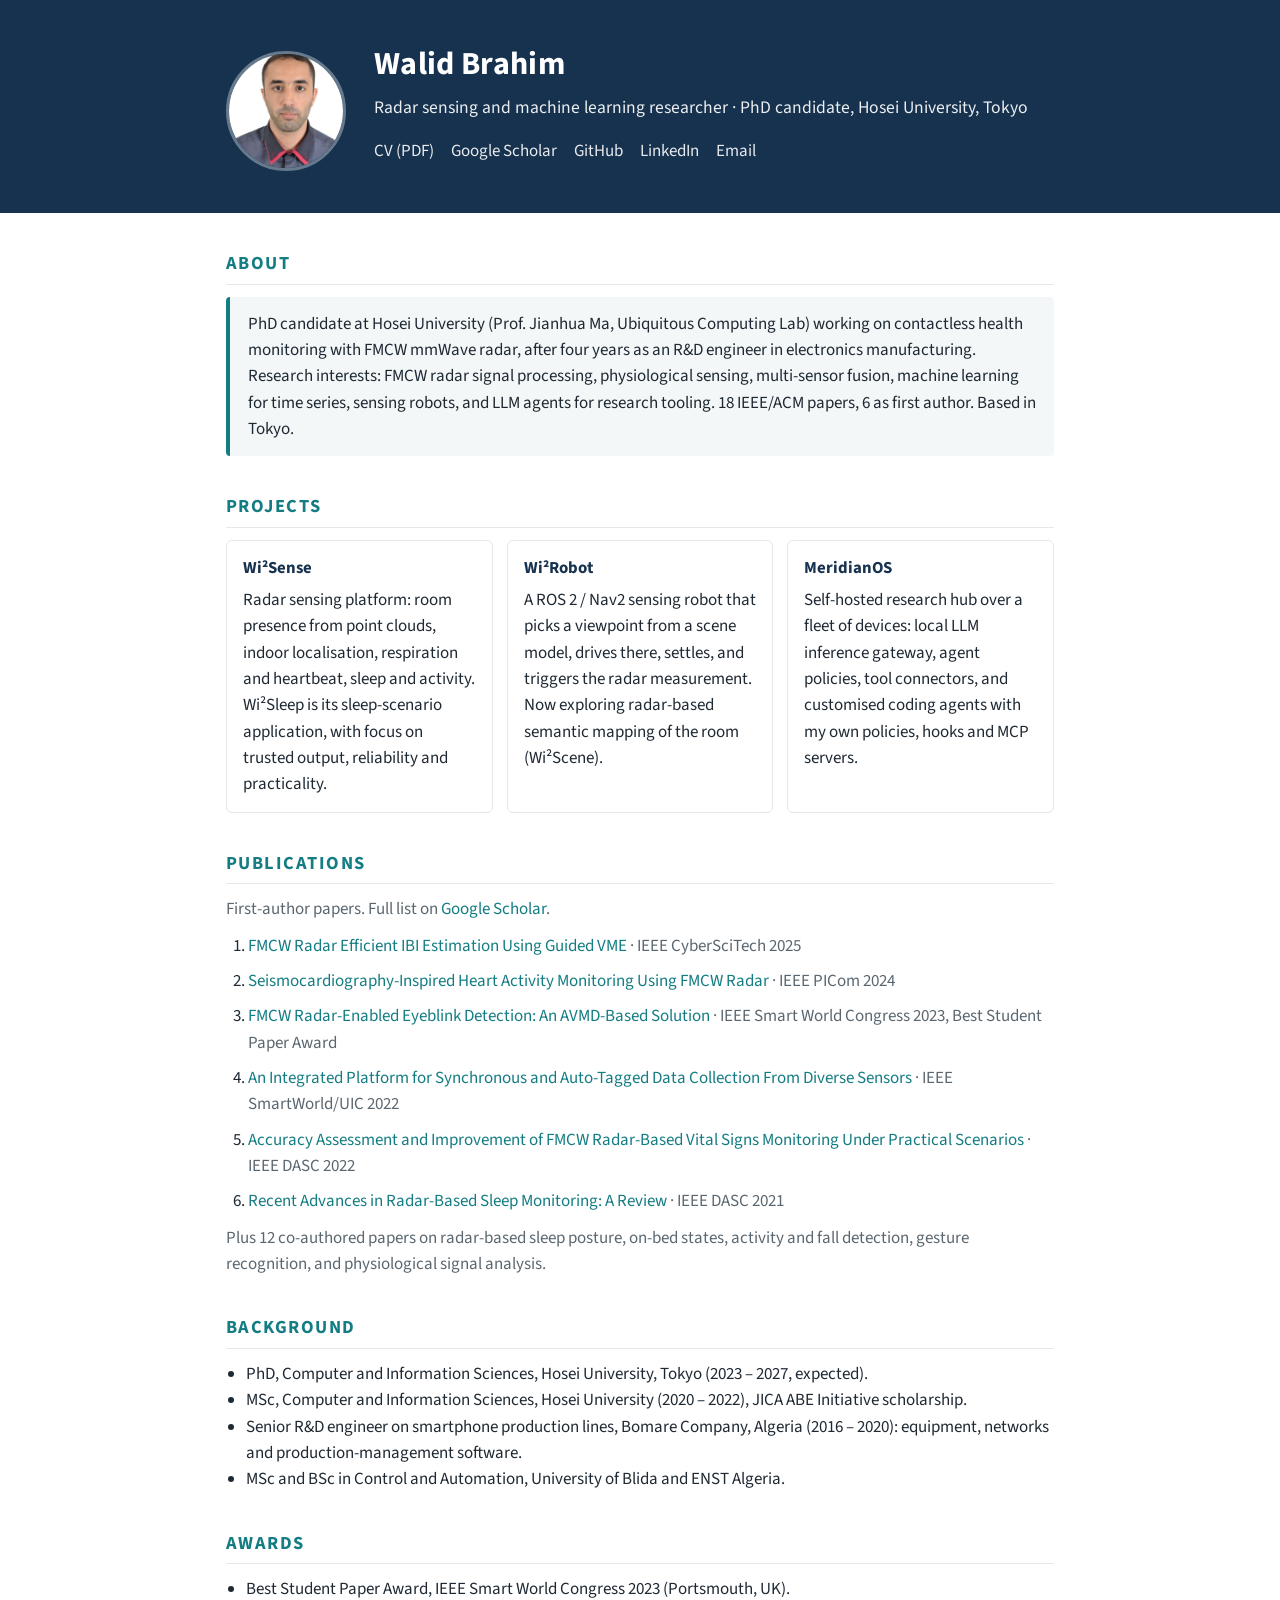
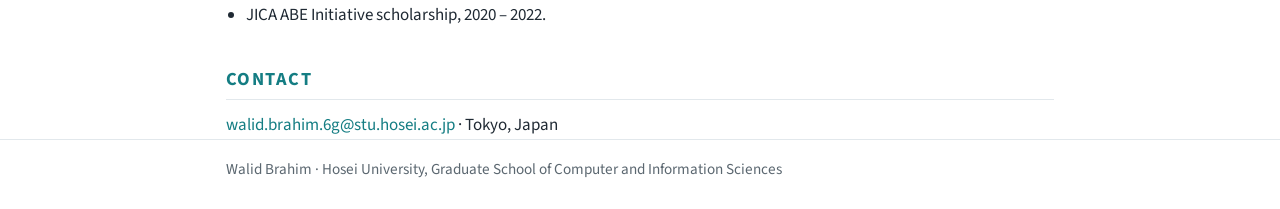
<file: index.html>
<!DOCTYPE html>
<html lang="en">
<head>
<meta charset="utf-8">
<meta name="viewport" content="width=device-width, initial-scale=1">
<title>Walid Brahim</title>
<meta name="description" content="Walid Brahim: radar sensing and machine learning researcher, PhD candidate at Hosei University, Tokyo. Contactless health monitoring with FMCW mmWave radar, sensing robots, LLM agents for research tooling.">
<link rel="preconnect" href="https://fonts.googleapis.com">
<link href="https://fonts.googleapis.com/css2?family=Source+Sans+3:wght@400;600;700&display=swap" rel="stylesheet">
<style>
:root{--ink:#16324F;--teal:#147D83;--bg:#ffffff;--fg:#1f2933;--muted:#5b6770;--panel:#f3f7f8;--line:#e2e8ec}
@media (prefers-color-scheme:dark){:root:not([data-theme="light"]){--ink:#0f2238;--teal:#4fb3b9;--bg:#121619;--fg:#e6ebee;--muted:#9aa6ae;--panel:#1b2227;--line:#2a343b}}
:root[data-theme="dark"]{--ink:#0f2238;--teal:#4fb3b9;--bg:#121619;--fg:#e6ebee;--muted:#9aa6ae;--panel:#1b2227;--line:#2a343b}
*{box-sizing:border-box}
body{margin:0;background:var(--bg);color:var(--fg);font-family:"Source Sans 3","Source Sans Pro",system-ui,-apple-system,Segoe UI,Helvetica,Arial,sans-serif;font-size:17px;line-height:1.55}
a{color:var(--teal);text-decoration:none}a:hover{text-decoration:underline}
.wrap{max-width:860px;margin:0 auto;padding:0 16px}
header{background:var(--ink);color:#fff;padding:40px 0 32px}
header .wrap{display:flex;gap:28px;align-items:center;flex-wrap:wrap}
header img{width:120px;height:120px;border-radius:50%;object-fit:cover;border:3px solid rgba(255,255,255,.35)}
header h1{margin:0 0 4px;font-size:2rem;font-weight:700;letter-spacing:.01em}
header .role{margin:0 0 12px;font-size:1.1rem;opacity:.92}
header .links a{color:#fff;opacity:.9;margin-right:14px;white-space:nowrap}
header .links a:hover{opacity:1}
main{padding:8px 0 48px}
section{margin-top:36px}
h2{font-size:1.15rem;text-transform:uppercase;letter-spacing:.08em;color:var(--teal);margin:0 0 12px;padding-bottom:6px;border-bottom:1px solid var(--line)}
.panel{background:var(--panel);border-left:4px solid var(--teal);padding:14px 18px;border-radius:4px}
.cards{display:grid;grid-template-columns:repeat(auto-fit,minmax(240px,1fr));gap:14px}
.card{border:1px solid var(--line);border-radius:6px;padding:14px 16px;background:var(--bg)}
.card h3{margin:0 0 6px;font-size:1.05rem;color:var(--ink)}
@media (prefers-color-scheme:dark){:root:not([data-theme="light"]) .card h3{color:#cfe6e8}}
.card p{margin:0;color:var(--fg)}
ol.pubs{padding-left:22px;margin:0}
ol.pubs li{margin-bottom:9px}
ol.pubs .venue{color:var(--muted)}
ul.plain{padding-left:20px;margin:0}
.muted{color:var(--muted)}
footer{border-top:1px solid var(--line);padding:18px 0 28px;color:var(--muted);font-size:.95rem}
</style>
</head>
<body>
<header>
  <div class="wrap">
    <img src="assets/profile.jpg" alt="Portrait of Walid Brahim">
    <div>
      <h1>Walid Brahim</h1>
      <p class="role">Radar sensing and machine learning researcher · PhD candidate, Hosei University, Tokyo</p>
      <p class="links">
        <a href="cv/Walid_Brahim_CV_A_web.pdf">CV (PDF)</a>
        <a href="https://scholar.google.com/citations?user=SBGAeZkAAAAJ">Google Scholar</a>
        <a href="https://github.com/walidbrahim">GitHub</a>
        <a href="https://www.linkedin.com/in/walid-brahim-3a1030101">LinkedIn</a>
        <a href="mailto:walid.brahim.6g@stu.hosei.ac.jp">Email</a>
      </p>
    </div>
  </div>
</header>

<main class="wrap">
  <section id="about">
    <h2>About</h2>
    <div class="panel">
      <p style="margin:0">PhD candidate at Hosei University (Prof. Jianhua Ma, Ubiquitous Computing Lab) working on contactless health monitoring with FMCW mmWave radar, after four years as an R&amp;D engineer in electronics manufacturing. Research interests: FMCW radar signal processing, physiological sensing, multi-sensor fusion, machine learning for time series, sensing robots, and LLM agents for research tooling. 18 IEEE/ACM papers, 6 as first author. Based in Tokyo.</p>
    </div>
  </section>

  <section id="projects">
    <h2>Projects</h2>
    <div class="cards">
      <div class="card">
        <h3>Wi²Sense</h3>
        <p>Radar sensing platform: room presence from point clouds, indoor localisation, respiration and heartbeat, sleep and activity. Wi²Sleep is its sleep-scenario application, with focus on trusted output, reliability and practicality.</p>
      </div>
      <div class="card">
        <h3>Wi²Robot</h3>
        <p>A ROS 2 / Nav2 sensing robot that picks a viewpoint from a scene model, drives there, settles, and triggers the radar measurement. Now exploring radar-based semantic mapping of the room (Wi²Scene).</p>
      </div>
      <div class="card">
        <h3>MeridianOS</h3>
        <p>Self-hosted research hub over a fleet of devices: local LLM inference gateway, agent policies, tool connectors, and customised coding agents with my own policies, hooks and MCP servers.</p>
      </div>
    </div>
  </section>

  <section id="publications">
    <h2>Publications</h2>
    <p class="muted" style="margin:0 0 10px">First-author papers. Full list on <a href="https://scholar.google.com/citations?user=SBGAeZkAAAAJ">Google Scholar</a>.</p>
    <ol class="pubs">
      <li><a href="https://doi.org/10.1109/cyberscitech68397.2025.00133">FMCW Radar Efficient IBI Estimation Using Guided VME</a> <span class="venue">· IEEE CyberSciTech 2025</span></li>
      <li><a href="https://doi.org/10.1109/picom64201.2024.00007">Seismocardiography-Inspired Heart Activity Monitoring Using FMCW Radar</a> <span class="venue">· IEEE PICom 2024</span></li>
      <li><a href="https://doi.org/10.1109/swc57546.2023.10448750">FMCW Radar-Enabled Eyeblink Detection: An AVMD-Based Solution</a> <span class="venue">· IEEE Smart World Congress 2023, Best Student Paper Award</span></li>
      <li><a href="https://doi.org/10.1109/smartworld-uic-atc-scalcom-digitaltwin-pricomp-metaverse56740.2022.00118">An Integrated Platform for Synchronous and Auto-Tagged Data Collection From Diverse Sensors</a> <span class="venue">· IEEE SmartWorld/UIC 2022</span></li>
      <li><a href="https://doi.org/10.1109/dasc/picom/cbdcom/cy55231.2022.9927992">Accuracy Assessment and Improvement of FMCW Radar-Based Vital Signs Monitoring Under Practical Scenarios</a> <span class="venue">· IEEE DASC 2022</span></li>
      <li><a href="https://doi.org/10.1109/dasc-picom-cbdcom-cyberscitech52372.2021.00125">Recent Advances in Radar-Based Sleep Monitoring: A Review</a> <span class="venue">· IEEE DASC 2021</span></li>
    </ol>
    <p class="muted" style="margin:10px 0 0">Plus 12 co-authored papers on radar-based sleep posture, on-bed states, activity and fall detection, gesture recognition, and physiological signal analysis.</p>
  </section>

  <section id="background">
    <h2>Background</h2>
    <ul class="plain">
      <li>PhD, Computer and Information Sciences, Hosei University, Tokyo (2023 – 2027, expected).</li>
      <li>MSc, Computer and Information Sciences, Hosei University (2020 – 2022), JICA ABE Initiative scholarship.</li>
      <li>Senior R&amp;D engineer on smartphone production lines, Bomare Company, Algeria (2016 – 2020): equipment, networks and production-management software.</li>
      <li>MSc and BSc in Control and Automation, University of Blida and ENST Algeria.</li>
    </ul>
  </section>

  <section id="awards">
    <h2>Awards</h2>
    <ul class="plain">
      <li>Best Student Paper Award, IEEE Smart World Congress 2023 (Portsmouth, UK).</li>
      <li>JICA ABE Initiative scholarship, 2020 – 2022.</li>
    </ul>
  </section>

  <section id="contact">
    <h2>Contact</h2>
    <p style="margin:0"><a href="mailto:walid.brahim.6g@stu.hosei.ac.jp">walid.brahim.6g@stu.hosei.ac.jp</a> · Tokyo, Japan</p>
  </section>
</main>

<footer><div class="wrap">Walid Brahim · Hosei University, Graduate School of Computer and Information Sciences</div></footer>
</body>
</html>
</file>
